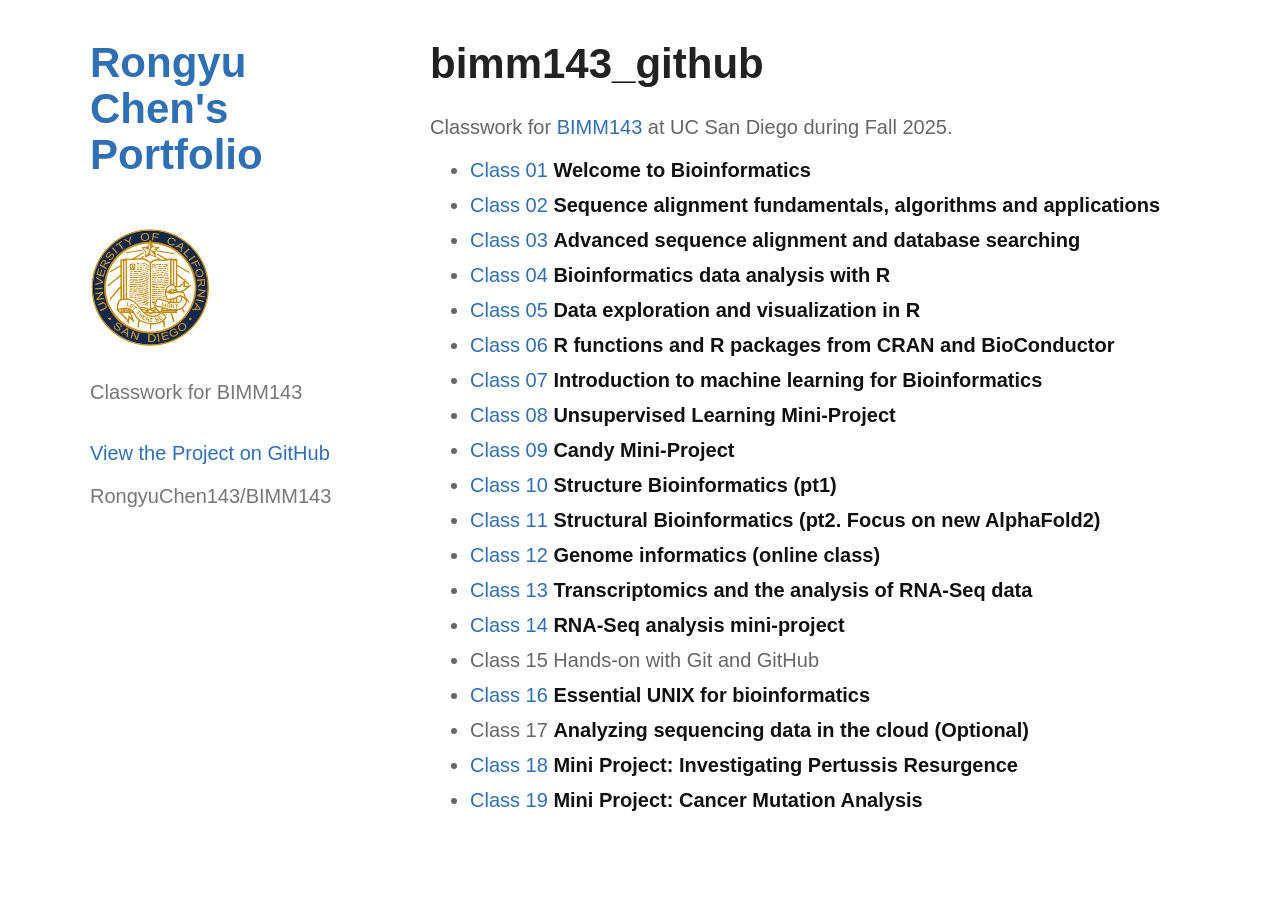
<file: index.html>
<!DOCTYPE html>
<html lang="en">
<head>
  <meta charset="UTF-8">
  <meta name="viewport" content="width=device-width, initial-scale=1.0">
  <title>Rongyu Chen's BIMM143 Portfolio</title>

  <style>
    body {
      font-family: Arial, Helvetica, sans-serif;
      margin: 0;
      color: #333;
      background-color: white;
    }

    .container {
      display: flex;
      max-width: 1100px;
      margin: 0 auto;
      padding: 40px;
      gap: 60px;
    }

    .sidebar {
      width: 280px;
    }

    .sidebar h1 {
      color: #2f6fb3;
      font-size: 42px;
      line-height: 1.1;
      margin-top: 0;
    }

    .sidebar img {
      width: 120px;
      margin: 20px 0 10px 0;
    }

    .sidebar p {
      font-size: 20px;
      color: #777;
    }

    .sidebar a {
      color: #2f6fb3;
      font-size: 20px;
      text-decoration: none;
    }

    .main {
      flex: 1;
    }

    .main h1 {
      font-size: 42px;
      color: #222;
      margin-top: 0;
    }

    .main p {
      font-size: 20px;
      color: #666;
    }

    .main a {
      color: #2f6fb3;
      text-decoration: none;
    }

    li {
      font-size: 20px;
      margin: 12px 0;
      color: #666;
    }

    li strong {
      color: #111;
    }
  </style>
</head>

<body>
  <div class="container">

    <div class="sidebar">
      <h1>Rongyu Chen's Portfolio</h1>

      <img src="logo.png" alt="Logo">

      <p>Classwork for BIMM143</p>

      <br>

      <a href="https://github.com/RongyuChen143/BIMM143">
        View the Project on GitHub
      </a>

      <p>RongyuChen143/BIMM143</p>
    </div>

    <div class="main">
      <h1>bimm143_github</h1>

      <p>
        Classwork for <a href="https://bioboot.github.io/bimm143_F25/">BIMM143</a>
        at UC San Diego during Fall 2025.
      </p>

      <ul>
        <li><a href="Class%2001/lab01.pdf">Class 01 <strong>Welcome to Bioinformatics</strong></a></li>
        <li><a href="Class%2002/lab02.pdf">Class 02 <strong>Sequence alignment fundamentals, algorithms and applications</strong></a></li>
        <li><a href="Class%2003/lab03.pdf">Class 03 <strong>Advanced sequence alignment and database searching</strong></a></li>
        <li><a href="Class%2004/Class4-Intro-to-R.pdf">Class 04 <strong>Bioinformatics data analysis with R</strong></a></li>
        <li><a href="Class%2005/class-5.pdf">Class 05 <strong>Data exploration and visualization in R</strong></a></li>
        <li><a href="class%2006/Class-6-question-6.pdf">Class 06 <strong>R functions and R packages from CRAN and BioConductor</strong></a></li>
        <li><a href="Class%2007/Lab07.pdf">Class 07 <strong>Introduction to machine learning for Bioinformatics</strong></a></li>
        <li><a href="Class%2008/class08.pdf">Class 08 <strong>Unsupervised Learning Mini-Project</strong></a></li>
        <li><a href="Class%2009/Halloween-project.pdf">Class 09 <strong>Candy Mini-Project</strong></a></li>
        <li><a href="Class%2010/structural-bioinformatic.pdf">Class 10 <strong>Structure Bioinformatics (pt1)</strong></a></li>
        <li><a href="Class%2011/alpha-fold.pdf">Class 11 <strong>Structural Bioinformatics (pt2. Focus on new AlphaFold2)</strong></a></li>
        <li><a href="class%2012/class12_galaxy%20(1).pdf">Class 12 <strong>Genome informatics (online class)</strong></a></li>
        <li><a href="class%2013/Class-13.pdf">Class 13 <strong>Transcriptomics and the analysis of RNA-Seq data</strong></a></li>
        <li><a href="Class%2014/class-14.pdf">Class 14 <strong>RNA-Seq analysis mini-project</strong></a></li>
        <li><a href="Class%2015/lab15.pdf"></a>Class 15  Hands-on with Git and GitHub</strong></li>
        <li><a href="class16.pdf">Class 16 <strong>Essential UNIX for bioinformatics</strong></a></li> 
        <li><a href="Class%2017/lab17.pdf"></a>Class 17 <strong>Analyzing sequencing data in the cloud (Optional)</strong></li>
        <li><a href="class-18.pdf">Class 18 <strong>Mini Project: Investigating Pertussis Resurgence</strong></a></li>
        <li><a href="lab19.pdf">Class 19 <strong>Mini Project: Cancer Mutation Analysis</strong></a></li>

      </ul>
    </div>

  </div>
</body>
</html>
</file>
